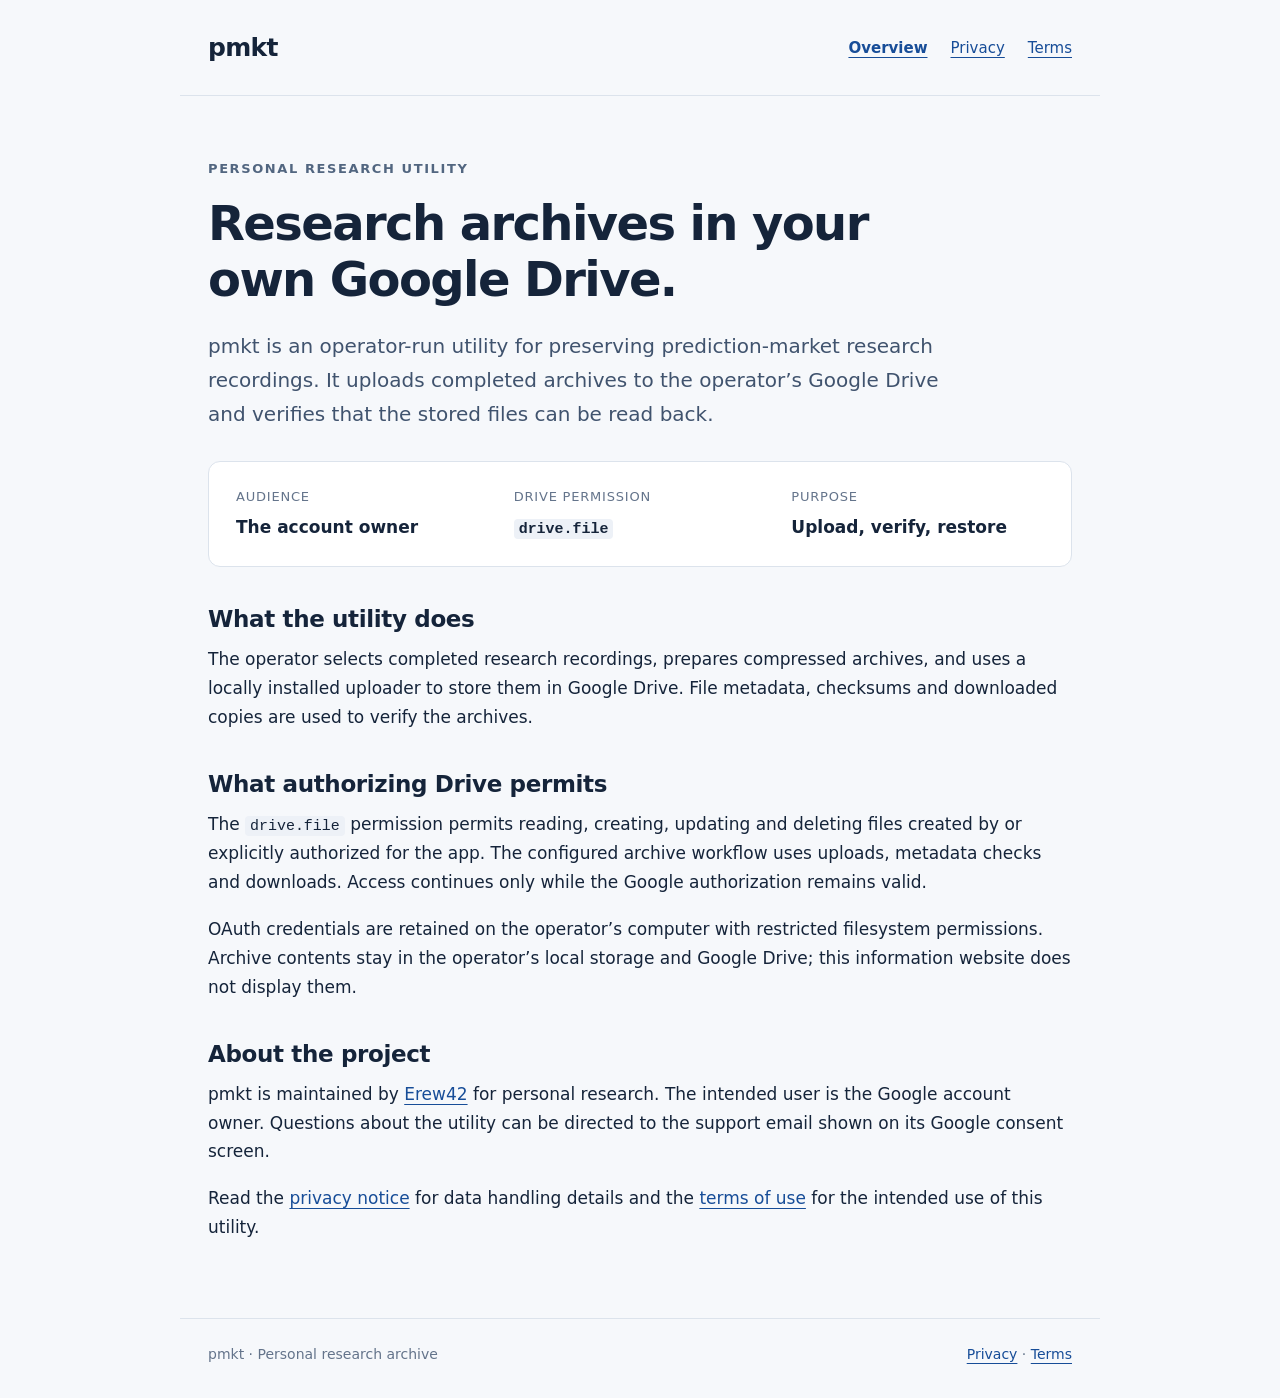
<file: index.html>
<!doctype html>
<html lang="en"><head><meta charset="utf-8"><meta name="viewport" content="width=device-width, initial-scale=1"><meta name="description" content="Personal research archive utility: Google Drive access, privacy and terms."><title>pmkt — Personal research archive</title><link rel="stylesheet" href="style.css"></head>
<body><header><a class="brand" href="index.html" aria-label="pmkt home">pmkt</a><nav aria-label="Main navigation"><a href="index.html" aria-current="page">Overview</a><a href="privacy.html">Privacy</a><a href="terms.html">Terms</a></nav></header><main><p class="eyebrow">Personal research utility</p>
<h1>Research archives in your own Google Drive.</h1>
<p class="intro">pmkt is an operator-run utility for preserving prediction-market research recordings. It uploads completed archives to the operator’s Google Drive and verifies that the stored files can be read back.</p>
<div class="panel"><dl class="details"><div><dt>Audience</dt><dd>The account owner</dd></div><div><dt>Drive permission</dt><dd><code>drive.file</code></dd></div><div><dt>Purpose</dt><dd>Upload, verify, restore</dd></div></dl></div>
<h2>What the utility does</h2>
<p>The operator selects completed research recordings, prepares compressed archives, and uses a locally installed uploader to store them in Google Drive. File metadata, checksums and downloaded copies are used to verify the archives.</p>
<h2>What authorizing Drive permits</h2>
<p>The <code>drive.file</code> permission permits reading, creating, updating and deleting files created by or explicitly authorized for the app. The configured archive workflow uses uploads, metadata checks and downloads. Access continues only while the Google authorization remains valid.</p>
<p>OAuth credentials are retained on the operator’s computer with restricted filesystem permissions. Archive contents stay in the operator’s local storage and Google Drive; this information website does not display them.</p>
<h2>About the project</h2>
<p>pmkt is maintained by <a href="https://github.com/Erew42">Erew42</a> for personal research. The intended user is the Google account owner. Questions about the utility can be directed to the support email shown on its Google consent screen.</p>
<p>Read the <a href="privacy.html">privacy notice</a> for data handling details and the <a href="terms.html">terms of use</a> for the intended use of this utility.</p></main><footer><span>pmkt · Personal research archive</span><span><a href="privacy.html">Privacy</a> · <a href="terms.html">Terms</a></span></footer></body></html>
</file>
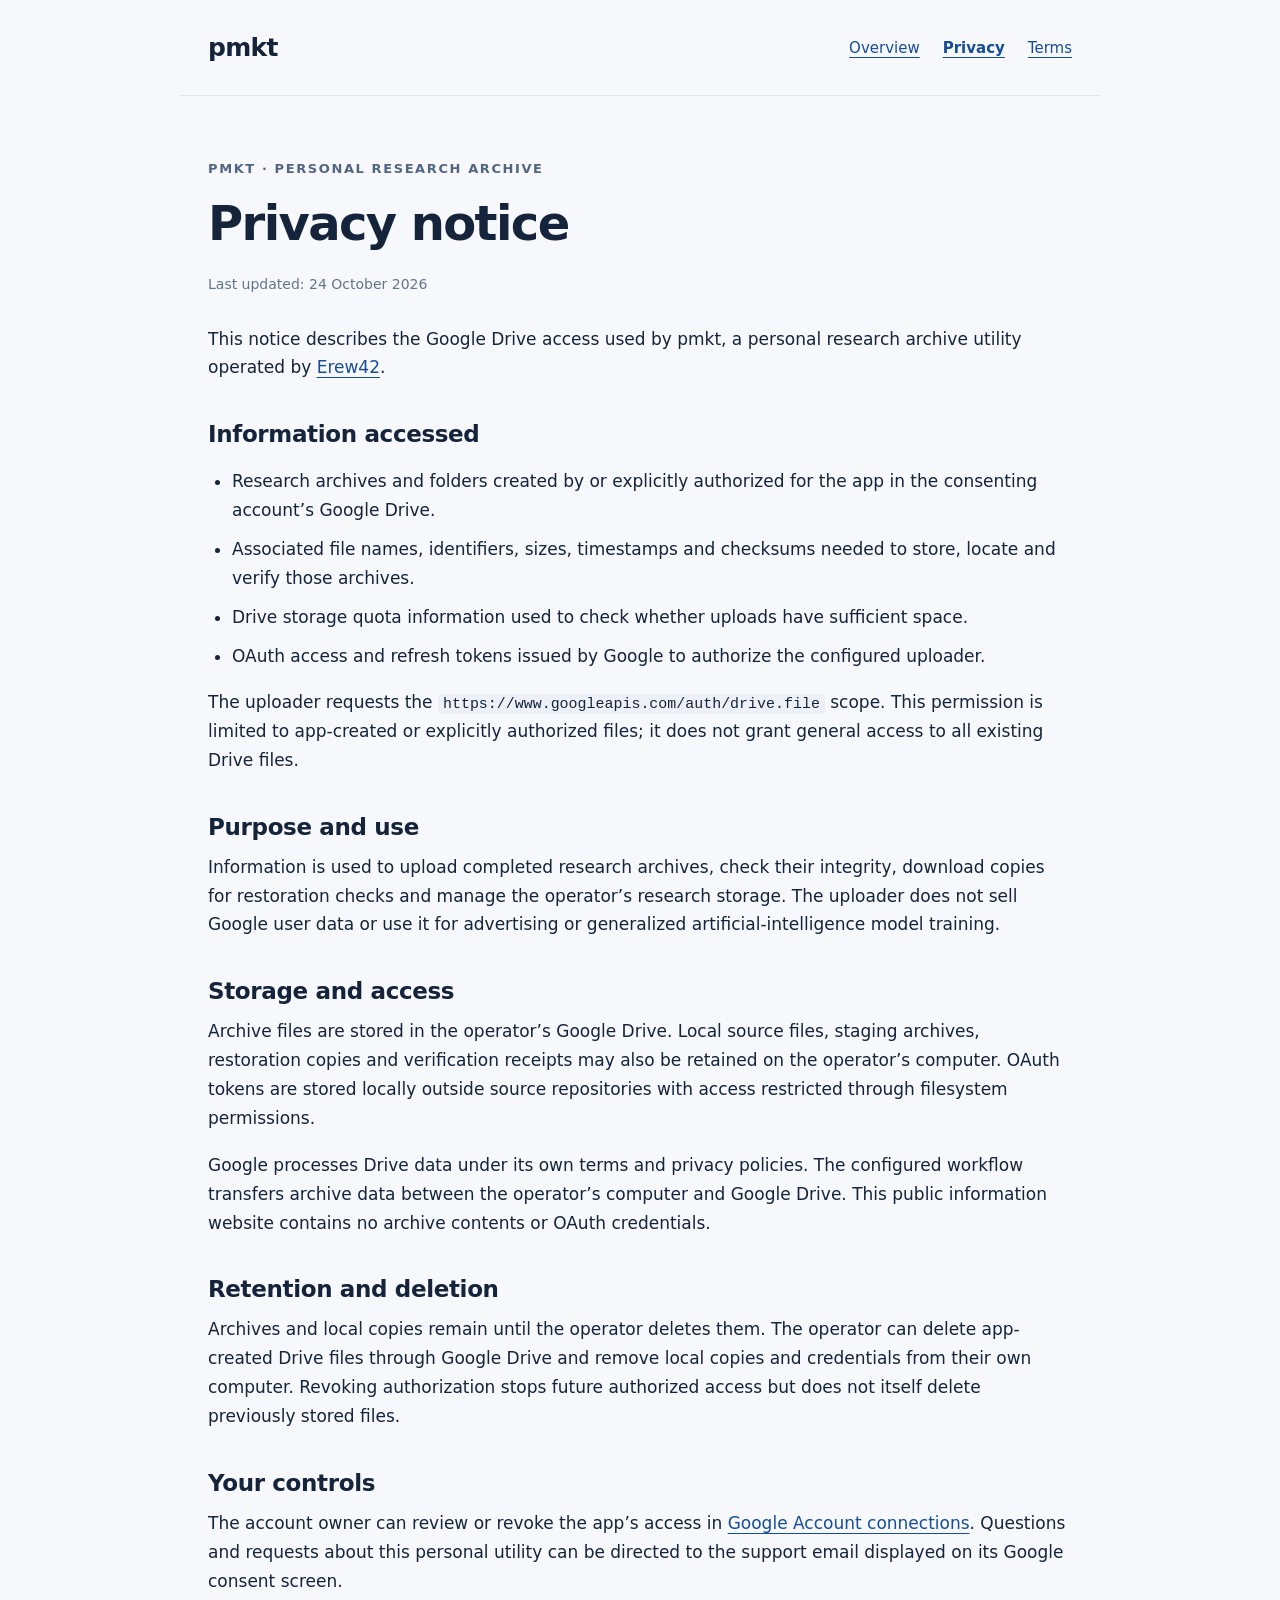
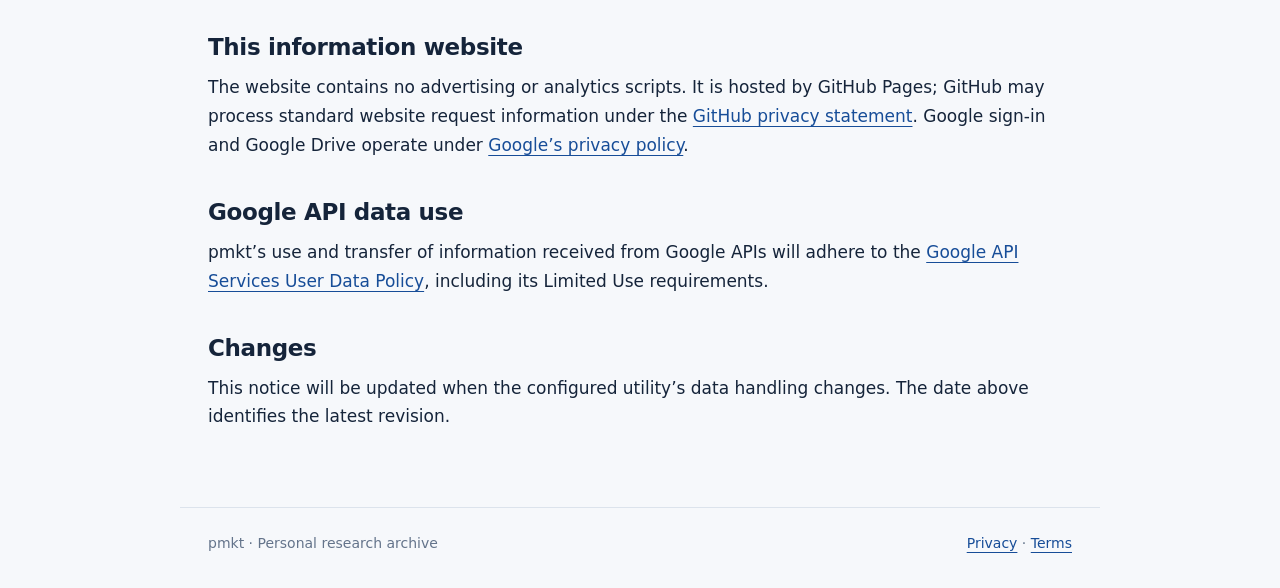
<file: privacy.html>
<!doctype html>
<html lang="en"><head><meta charset="utf-8"><meta name="viewport" content="width=device-width, initial-scale=1"><meta name="description" content="Personal research archive utility: Google Drive access, privacy and terms."><title>Privacy — pmkt</title><link rel="stylesheet" href="style.css"></head>
<body><header><a class="brand" href="index.html" aria-label="pmkt home">pmkt</a><nav aria-label="Main navigation"><a href="index.html">Overview</a><a href="privacy.html" aria-current="page">Privacy</a><a href="terms.html">Terms</a></nav></header><main><p class="eyebrow">pmkt · Personal research archive</p>
<h1>Privacy notice</h1><p class="date">Last updated: 24 October 2026</p>
<p>This notice describes the Google Drive access used by pmkt, a personal research archive utility operated by <a href="https://github.com/Erew42">Erew42</a>.</p>
<h2>Information accessed</h2>
<ul><li>Research archives and folders created by or explicitly authorized for the app in the consenting account’s Google Drive.</li><li>Associated file names, identifiers, sizes, timestamps and checksums needed to store, locate and verify those archives.</li><li>Drive storage quota information used to check whether uploads have sufficient space.</li><li>OAuth access and refresh tokens issued by Google to authorize the configured uploader.</li></ul>
<p>The uploader requests the <code>https://www.googleapis.com/auth/drive.file</code> scope. This permission is limited to app-created or explicitly authorized files; it does not grant general access to all existing Drive files.</p>
<h2>Purpose and use</h2>
<p>Information is used to upload completed research archives, check their integrity, download copies for restoration checks and manage the operator’s research storage. The uploader does not sell Google user data or use it for advertising or generalized artificial-intelligence model training.</p>
<h2>Storage and access</h2>
<p>Archive files are stored in the operator’s Google Drive. Local source files, staging archives, restoration copies and verification receipts may also be retained on the operator’s computer. OAuth tokens are stored locally outside source repositories with access restricted through filesystem permissions.</p>
<p>Google processes Drive data under its own terms and privacy policies. The configured workflow transfers archive data between the operator’s computer and Google Drive. This public information website contains no archive contents or OAuth credentials.</p>
<h2>Retention and deletion</h2>
<p>Archives and local copies remain until the operator deletes them. The operator can delete app-created Drive files through Google Drive and remove local copies and credentials from their own computer. Revoking authorization stops future authorized access but does not itself delete previously stored files.</p>
<h2>Your controls</h2>
<p>The account owner can review or revoke the app’s access in <a href="https://myaccount.google.com/connections">Google Account connections</a>. Questions and requests about this personal utility can be directed to the support email displayed on its Google consent screen.</p>
<h2>This information website</h2>
<p>The website contains no advertising or analytics scripts. It is hosted by GitHub Pages; GitHub may process standard website request information under the <a href="https://docs.github.com/en/site-policy/privacy-policies/github-general-privacy-statement">GitHub privacy statement</a>. Google sign-in and Google Drive operate under <a href="https://policies.google.com/privacy">Google’s privacy policy</a>.</p>
<h2>Google API data use</h2>
<p>pmkt’s use and transfer of information received from Google APIs will adhere to the <a href="https://developers.google.com/terms/api-services-user-data-policy">Google API Services User Data Policy</a>, including its Limited Use requirements.</p>
<h2>Changes</h2><p>This notice will be updated when the configured utility’s data handling changes. The date above identifies the latest revision.</p></main><footer><span>pmkt · Personal research archive</span><span><a href="privacy.html">Privacy</a> · <a href="terms.html">Terms</a></span></footer></body></html>
</file>
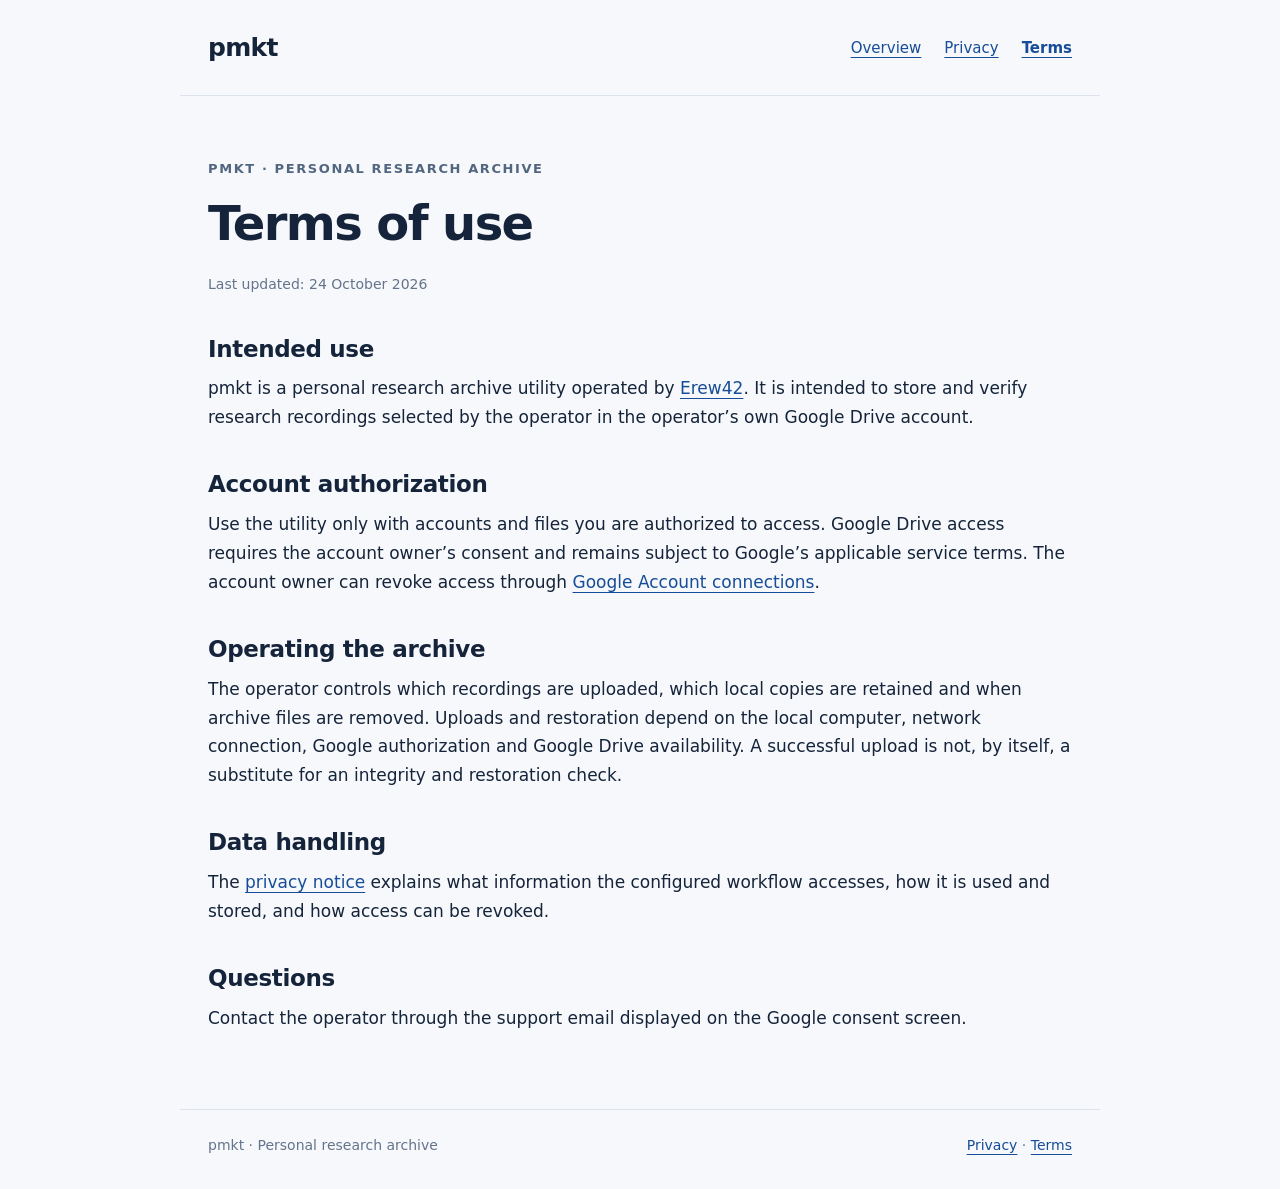
<file: terms.html>
<!doctype html>
<html lang="en"><head><meta charset="utf-8"><meta name="viewport" content="width=device-width, initial-scale=1"><meta name="description" content="Personal research archive utility: Google Drive access, privacy and terms."><title>Terms — pmkt</title><link rel="stylesheet" href="style.css"></head>
<body><header><a class="brand" href="index.html" aria-label="pmkt home">pmkt</a><nav aria-label="Main navigation"><a href="index.html">Overview</a><a href="privacy.html">Privacy</a><a href="terms.html" aria-current="page">Terms</a></nav></header><main><p class="eyebrow">pmkt · Personal research archive</p>
<h1>Terms of use</h1><p class="date">Last updated: 24 October 2026</p>
<h2>Intended use</h2>
<p>pmkt is a personal research archive utility operated by <a href="https://github.com/Erew42">Erew42</a>. It is intended to store and verify research recordings selected by the operator in the operator’s own Google Drive account.</p>
<h2>Account authorization</h2>
<p>Use the utility only with accounts and files you are authorized to access. Google Drive access requires the account owner’s consent and remains subject to Google’s applicable service terms. The account owner can revoke access through <a href="https://myaccount.google.com/connections">Google Account connections</a>.</p>
<h2>Operating the archive</h2>
<p>The operator controls which recordings are uploaded, which local copies are retained and when archive files are removed. Uploads and restoration depend on the local computer, network connection, Google authorization and Google Drive availability. A successful upload is not, by itself, a substitute for an integrity and restoration check.</p>
<h2>Data handling</h2><p>The <a href="privacy.html">privacy notice</a> explains what information the configured workflow accesses, how it is used and stored, and how access can be revoked.</p>
<h2>Questions</h2><p>Contact the operator through the support email displayed on the Google consent screen.</p></main><footer><span>pmkt · Personal research archive</span><span><a href="privacy.html">Privacy</a> · <a href="terms.html">Terms</a></span></footer></body></html>
</file>
<file: style.css>
*{box-sizing:border-box}html{color-scheme:light}body{margin:0;background:#f6f8fb;color:#15243a;font:17px/1.7 system-ui,-apple-system,BlinkMacSystemFont,"Segoe UI",sans-serif}a{color:#174d98;text-underline-offset:4px}a:hover{color:#0b326d}a:focus-visible{outline:3px solid #d5a400;outline-offset:5px}header,main,footer{max-width:920px;margin:auto;padding-left:28px;padding-right:28px}header{display:flex;align-items:center;justify-content:space-between;gap:24px;padding-top:27px;padding-bottom:25px;border-bottom:1px solid #dce3ec}.brand{font-size:25px;letter-spacing:-.7px;font-weight:750;color:#15243a;text-decoration:none}nav{display:flex;gap:23px;flex-wrap:wrap;font-size:15px}nav [aria-current=page]{font-weight:700}main{padding-top:62px;padding-bottom:58px;min-height:65vh}.eyebrow{color:#526680;font-size:13px;letter-spacing:1.6px;text-transform:uppercase;font-weight:700;margin:0 0 15px}h1{font-size:clamp(32px,5vw,48px);line-height:1.17;letter-spacing:-1.6px;margin:0 0 22px;max-width:760px}h2{font-size:23px;line-height:1.3;letter-spacing:-.35px;margin:38px 0 10px}p{margin:0 0 18px}li{margin-bottom:10px}ul,ol{padding-left:24px}.intro{font-size:20px;color:#40536e;max-width:760px}.panel{border:1px solid #dce3ec;border-radius:12px;background:#fff;padding:24px 27px;margin-top:30px}.panel h2{margin-top:0}.details{display:grid;grid-template-columns:repeat(3,1fr);gap:25px;margin:0}.details dt{font-size:13px;text-transform:uppercase;letter-spacing:.8px;color:#64748b}.details dd{margin:5px 0 0;font-weight:600}.date{font-size:14px;color:#64748b;margin:0 0 28px}code{font-size:.88em;background:#edf1f7;border-radius:4px;padding:2px 5px}footer{border-top:1px solid #dce3ec;padding-top:24px;padding-bottom:32px;font-size:14px;color:#64748b;display:flex;gap:15px;justify-content:space-between;flex-wrap:wrap}@media(max-width:560px){header{align-items:flex-start;flex-direction:column;gap:12px}main{padding-top:38px}.details{grid-template-columns:1fr;gap:16px}.panel{padding:22px}h1{letter-spacing:-1px}}
</file>
